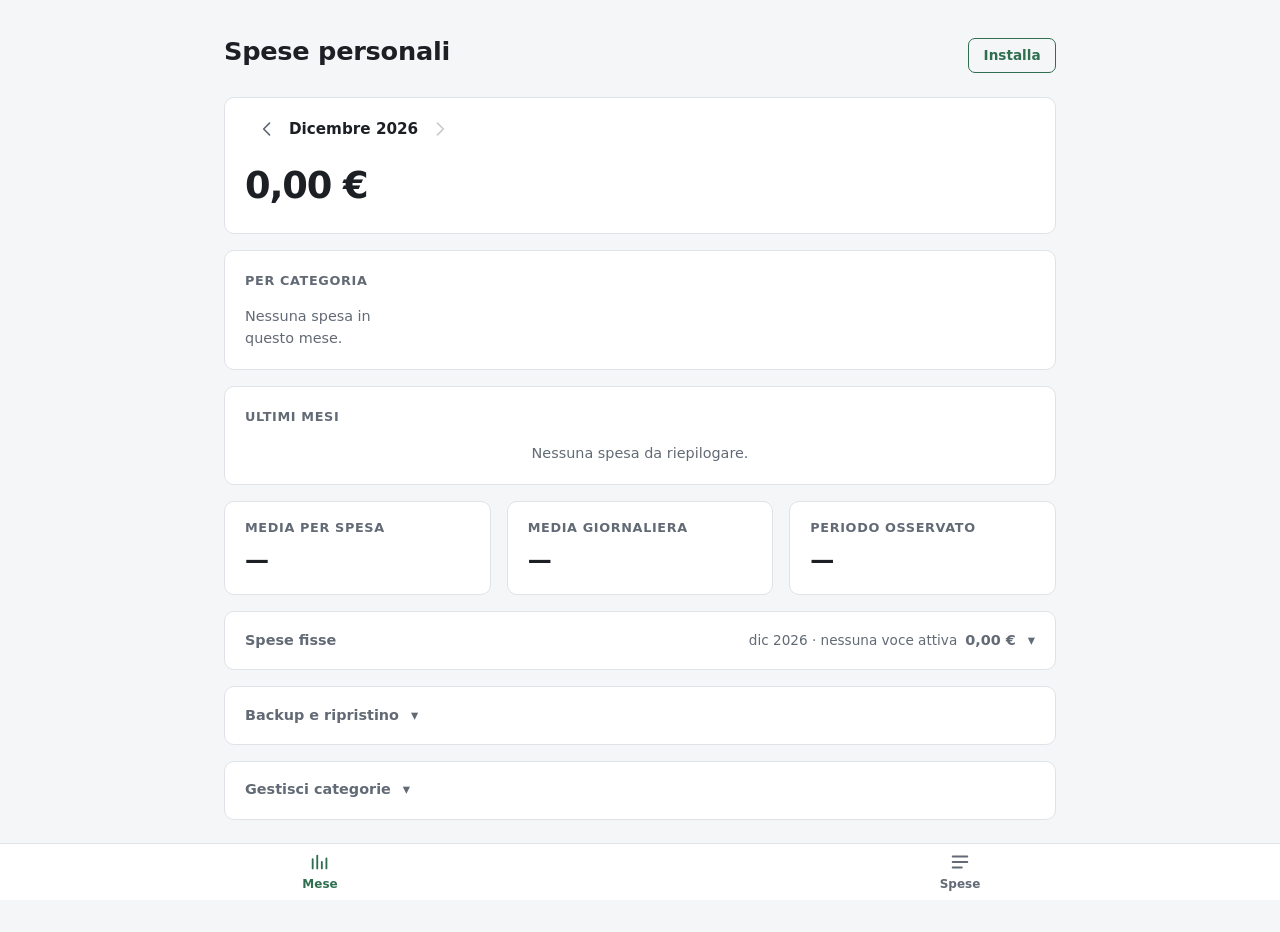
<file: index.html>
<!doctype html>
<html lang="it">
<head>
  <meta charset="utf-8">
  <meta name="viewport" content="width=device-width, initial-scale=1, viewport-fit=cover">
  <title>Spese personali</title>
  <link rel="manifest" href="manifest.webmanifest">
  <meta name="theme-color" content="#2f6f4f">
  <link rel="icon" href="icona-192.png" type="image/png">
  <link rel="apple-touch-icon" href="icona-192.png">
  <link rel="stylesheet" href="style.css">
</head>
<body>
  <main>
    <header class="intestazione">
      <h1>Spese personali</h1>
      <button type="button" id="installa" class="installa">Installa</button>
      <p id="istruzioni-installa" class="istruzioni-installa" hidden></p>
    </header>

    <ul id="errori" class="errori" hidden></ul>

    <!-- ================= vista: mese ================= -->
    <section id="vista-mese" class="vista" aria-label="Riepilogo del mese">

      <div class="scheda cruscotto">
        <div class="navigatore-mese">
          <button type="button" id="mese-precedente" class="passo-mese" aria-label="Mese precedente">
            <svg viewBox="0 0 24 24" aria-hidden="true"><path d="m15 5-7 7 7 7"/></svg>
          </button>
          <p id="mese-corrente" class="etichetta-mese-grande">—</p>
          <button type="button" id="mese-successivo" class="passo-mese" aria-label="Mese successivo">
            <svg viewBox="0 0 24 24" aria-hidden="true"><path d="m9 5 7 7-7 7"/></svg>
          </button>
        </div>
        <p class="totale-grande"><strong id="totale-mese">—</strong></p>
        <p id="scomposizione" class="scomposizione"></p>
      </div>

      <div class="scheda grafico">
        <h2>Per categoria</h2>
        <div id="pila-categorie" class="pila" role="img" aria-label="Ripartizione per categoria"></div>
        <ul id="grafico-categorie" class="barre"></ul>
      </div>

      <div class="scheda grafico">
        <h2>Ultimi mesi</h2>
        <div class="area-colonne">
          <ul id="grafico-mesi" class="colonne"></ul>
        </div>
      </div>

      <div class="kpi">
        <div class="scheda tessera">
          <span class="etichetta-kpi">Media per spesa</span>
          <strong id="kpi-media" class="valore-kpi">—</strong>
        </div>
        <div class="scheda tessera">
          <span class="etichetta-kpi">Media giornaliera</span>
          <strong id="kpi-giornaliera" class="valore-kpi">—</strong>
        </div>
        <div class="scheda tessera">
          <span class="etichetta-kpi">Periodo osservato</span>
          <strong id="kpi-giorni" class="valore-kpi">—</strong>
        </div>
      </div>

      <details class="scheda gestione fisse">
        <summary>
          <span>Spese fisse</span>
          <span class="riassunto-summary">
            <span id="fisse-mese-etichetta" class="etichetta-mese"></span>
            <strong id="fisse-mese-totale">—</strong>
          </span>
        </summary>
        <p class="nota-fisse">
          Canoni che si ripetono ogni mese. Non compaiono nell'elenco delle spese:
          formano la base su cui si sommano le spese occasionali.
        </p>

        <form id="form-fissa" class="griglia-fissa" novalidate>
          <div class="campo campo-largo">
            <label for="fissa-descrizione">Descrizione</label>
            <input type="text" id="fissa-descrizione" name="descrizione" maxlength="200" placeholder="es. Condominio ordinario">
          </div>
          <div class="campo">
            <label for="fissa-importo">Importo mensile (€)</label>
            <input type="number" id="fissa-importo" name="importo" step="0.01" min="0.01" inputmode="decimal" placeholder="0,00">
          </div>
          <div class="campo">
            <label for="fissa-categoria">Categoria</label>
            <select id="fissa-categoria" name="categoria"></select>
          </div>
          <div class="campo">
            <label for="fissa-inizio">Dal mese</label>
            <input type="month" id="fissa-inizio" name="inizio">
          </div>
          <div class="campo">
            <label for="fissa-fine">Fino al mese</label>
            <input type="month" id="fissa-fine" name="fine" placeholder="facoltativo">
          </div>
          <div class="azioni-form">
            <button type="submit" id="fissa-invia">Aggiungi spesa fissa</button>
            <button type="button" id="fissa-annulla" class="secondario" hidden>Annulla</button>
          </div>
        </form>

        <ul id="elenco-fisse" class="elenco-fisse"></ul>
      </details>

      <details class="scheda gestione">
        <summary><span>Backup e ripristino</span></summary>
        <p class="nota-backup">
          I dati stanno solo su questo dispositivo: se svuoti i dati del browser
          o cambi telefono, spariscono. Il backup è l'unico modo per riaverli.
        </p>
        <div class="riga-backup">
          <button type="button" id="scarica-backup">Scarica backup</button>
          <label class="ripristina">
            <span>Ripristina da backup</span>
            <input type="file" id="carica-backup" accept="application/json,.json">
          </label>
        </div>
        <p class="nota-backup avviso">
          Il ripristino <strong>sostituisce</strong> tutto ciò che è registrato ora.
        </p>
      </details>

      <details class="scheda gestione">
        <summary><span>Gestisci categorie</span></summary>
        <form id="form-categoria" class="riga-aggiunta" novalidate>
          <label for="nuova-categoria" class="etichetta-nascosta">Nuova categoria</label>
          <input type="text" id="nuova-categoria" name="nome" maxlength="40" placeholder="Nome della nuova categoria">
          <button type="submit">Aggiungi</button>
        </form>
        <ul id="elenco-categorie" class="elenco-categorie"></ul>
      </details>
    </section>

    <!-- ================= vista: spese ================= -->
    <section id="vista-spese" class="vista" aria-label="Elenco delle spese">

      <div class="testa-elenco">
        <p class="totale">Totale <strong id="totale">—</strong> <span id="conteggio" class="conteggio"></span></p>
        <div class="ordinamento" role="group" aria-label="Ordina l'elenco">
          <button type="button" class="ordina" id="ordina-data" data-campo="data">
            <span>Data</span>
            <span class="freccia" aria-hidden="true"></span>
          </button>
          <button type="button" class="ordina" id="ordina-importo" data-campo="importo">
            <span>Importo</span>
            <span class="freccia" aria-hidden="true"></span>
          </button>
        </div>
        <div class="chips" id="chips">
          <button type="button" class="chip" data-periodo="mese">Questo mese</button>
          <button type="button" class="chip" data-periodo="mese-scorso">Mese scorso</button>
          <button type="button" class="chip" data-periodo="anno">Quest'anno</button>
          <button type="button" class="chip chip-filtri" id="apri-filtri" aria-expanded="false" aria-controls="pannello-filtri">
            <svg viewBox="0 0 24 24" aria-hidden="true"><path d="M3 5h18M6 12h12M10 19h4"/></svg>
            <span>Filtri</span>
            <span id="conta-filtri" class="pallino" hidden></span>
          </button>
        </div>
      </div>

      <section id="pannello-filtri" class="scheda filtri" aria-label="Filtri" hidden>
        <div class="campo">
          <label for="filtro-da">Dal</label>
          <input type="date" id="filtro-da">
        </div>
        <div class="campo">
          <label for="filtro-a">Al</label>
          <input type="date" id="filtro-a">
        </div>
        <div class="campo">
          <label for="filtro-categoria">Categoria</label>
          <select id="filtro-categoria"></select>
        </div>
        <div class="campo campo-largo">
          <label for="filtro-testo">Cerca nella descrizione</label>
          <input type="search" id="filtro-testo" placeholder="es. supermercato">
        </div>
        <label class="interruttore campo-largo">
          <input type="checkbox" id="includi-fisse" checked>
          <span>Includi le spese fisse nei totali</span>
        </label>
        <div class="scorciatoie">
          <button type="button" data-periodo="azzera">Azzera filtri</button>
        </div>
        <div id="esportazioni" class="esportazioni">
          <button type="button" id="esporta-excel" class="esporta">Esporta per Excel</button>
          <button type="button" id="esporta-standard" class="esporta">Esporta CSV standard</button>
        </div>
      </section>

      <form id="form-spesa" class="scheda foglio-nuova" novalidate hidden>
        <p id="titolo-form" class="titolo-form">Nuova spesa</p>
        <div class="campo campo-importo">
          <label for="importo">Importo (€)</label>
          <input type="number" id="importo" name="importo" step="0.01" min="0.01" inputmode="decimal" placeholder="0,00" required>
        </div>
        <div class="campo">
          <label for="data">Data</label>
          <input type="date" id="data" name="data" required>
        </div>
        <div class="campo">
          <label for="categoria">Categoria</label>
          <select id="categoria" name="categoria" required></select>
        </div>
        <div class="campo campo-largo">
          <label for="descrizione">Descrizione</label>
          <input type="text" id="descrizione" name="descrizione" maxlength="200" placeholder="facoltativa">
        </div>
        <div class="azioni-form">
          <button type="submit" id="bottone-invia">Aggiungi spesa</button>
          <button type="button" id="bottone-annulla" class="secondario">Annulla</button>
        </div>
      </form>

      <ul id="elenco-spese" class="elenco-spese"></ul>
      <p id="vuoto" class="vuoto" hidden>Nessuna spesa registrata finora.</p>
    </section>
  </main>

  <div class="barra-azione">
    <button type="button" id="apri-nuova" class="principale">
      <svg viewBox="0 0 24 24" aria-hidden="true"><path d="M12 5v14M5 12h14"/></svg>
      Aggiungi spesa
    </button>
  </div>

  <nav class="barra-inferiore" aria-label="Sezioni">
    <button type="button" class="voce-nav" data-vista="mese" aria-current="page">
      <svg viewBox="0 0 24 24" aria-hidden="true"><path d="M4 19V9m5 10V5m5 14v-7m5 7V8"/></svg>
      <span>Mese</span>
    </button>
    <button type="button" class="voce-nav" data-vista="spese">
      <svg viewBox="0 0 24 24" aria-hidden="true"><path d="M4 6h16M4 12h16M4 18h10"/></svg>
      <span>Spese</span>
    </button>
  </nav>

  <dialog id="dialogo-conferma">
    <form method="dialog">
      <h2 id="titolo-conferma">Eliminare la spesa?</h2>
      <p id="dettaglio-conferma"></p>
      <div class="azioni-dialogo">
        <button value="annulla" class="secondario">Annulla</button>
        <button value="conferma" class="distruttivo">Elimina</button>
      </div>
    </form>
  </dialog>

  <script type="module" src="app.js"></script>
</body>
</html>
</file>
<file: style.css>
:root {
  --sfondo: #f5f6f8;
  --superficie: #ffffff;
  --testo: #1c1f24;
  --testo-tenue: #626a75;
  --bordo: #dfe3e8;
  --accento: #2f6f4f;
  --accento-testo: #ffffff;
  --errore: #a4262c;
  --errore-sfondo: #fdf2f2;

  /* Colori delle categorie, assegnati in ordine fisso e mai ciclati.
     Verificati per il daltonismo su entrambi i fondali: la coppia adiacente
     peggiore resta sopra le soglie in chiaro e in scuro. Oltre la sesta
     categoria si usa --cat-oltre, un neutro, invece di inventare tinte. */
  --cat-1: #2a78d6;
  --cat-2: #eb6834;
  --cat-3: #1baf7a;
  --cat-4: #eda100;
  --cat-5: #e87ba4;
  --cat-6: #008300;
  --cat-oltre: #8b93a1;
}

@media (prefers-color-scheme: dark) {
  :root {
    --sfondo: #16181c;
    --superficie: #1e2126;
    --testo: #e8eaed;
    --testo-tenue: #a0a7b4;
    --bordo: #333840;
    --accento: #4c9e73;
    --accento-testo: #10130f;
    --errore: #f28b82;
    --errore-sfondo: #2a1d1d;

    --cat-1: #3987e5;
    --cat-2: #d95926;
    --cat-3: #199e70;
    --cat-4: #c98500;
    --cat-5: #d55181;
    --cat-6: #008300;
    --cat-oltre: #78808d;
  }
}

* {
  box-sizing: border-box;
}

/* Diversi contenitori qui sotto dichiarano display: grid o flex, che da soli
   vincono sull'attributo hidden e lascerebbero aperti pannelli chiusi. */
[hidden] {
  display: none !important;
}

body {
  margin: 0;
  /* Lo spazio in basso lascia passare la barra di navigazione e quella
     d'azione, entrambe fisse: senza, l'ultima spesa resta sotto. */
  padding: 1rem 0.9rem calc(9.5rem + env(safe-area-inset-bottom));
  background: var(--sfondo);
  color: var(--testo);
  font: 16px/1.5 system-ui, -apple-system, "Segoe UI", sans-serif;
}

main {
  max-width: 52rem;
  margin: 0 auto;
  display: flex;
  flex-direction: column;
  gap: 1rem;
}

.vista {
  display: none;
  flex-direction: column;
  gap: 1rem;
}

.vista.attiva {
  display: flex;
}

@media (min-width: 40rem) {
  body {
    padding: 2rem 1rem calc(7rem + env(safe-area-inset-bottom));
  }

  main {
    gap: 1.5rem;
  }
}

.intestazione {
  display: flex;
  flex-wrap: wrap;
  align-items: baseline;
  justify-content: space-between;
  gap: 0.5rem;
}

h1 {
  margin: 0;
  font-size: 1.6rem;
  letter-spacing: -0.01em;
}

.istruzioni-installa {
  width: 100%;
  margin: 0.4rem 0 0;
  padding: 0.6rem 0.8rem;
  border: 1px solid var(--bordo);
  border-radius: 7px;
  color: var(--testo-tenue);
  font-size: 0.85rem;
}

.installa {
  padding: 0.4rem 0.9rem;
  border: 1px solid var(--accento);
  background: transparent;
  color: var(--accento);
  font-size: 0.85rem;
  font-weight: 600;
}

.installa:hover {
  background: var(--accento);
  color: var(--accento-testo);
  filter: none;
}

.totale {
  margin: 0;
  color: var(--testo-tenue);
  font-size: 0.95rem;
}

.totale strong {
  color: var(--testo);
  font-size: 1.3rem;
  font-variant-numeric: tabular-nums;
}

.scheda {
  background: var(--superficie);
  border: 1px solid var(--bordo);
  border-radius: 10px;
}

form.scheda {
  display: grid;
  grid-template-columns: repeat(auto-fit, minmax(11rem, 1fr));
  gap: 1rem;
  align-items: end;
  padding: 1.25rem;
}

.campo {
  display: flex;
  flex-direction: column;
  gap: 0.35rem;
  min-width: 0;
}

.campo-largo {
  grid-column: 1 / -1;
}

label {
  color: var(--testo-tenue);
  font-size: 0.85rem;
  font-weight: 500;
}

input,
select {
  width: 100%;
  padding: 0.55rem 0.65rem;
  border: 1px solid var(--bordo);
  border-radius: 7px;
  background: var(--sfondo);
  color: var(--testo);
  font: inherit;
  font-size: 0.95rem;
}

input:focus-visible,
select:focus-visible,
button:focus-visible {
  outline: 2px solid var(--accento);
  outline-offset: 2px;
}

.titolo-form {
  grid-column: 1 / -1;
  margin: 0;
  font-size: 0.8rem;
  font-weight: 600;
  text-transform: uppercase;
  letter-spacing: 0.05em;
  color: var(--testo-tenue);
}

.azioni-form {
  grid-column: 1 / -1;
  display: flex;
  gap: 0.6rem;
}

button {
  border: none;
  border-radius: 7px;
  font: inherit;
  cursor: pointer;
}

.azioni-form button {
  padding: 0.6rem 1.4rem;
  background: var(--accento);
  color: var(--accento-testo);
  font-weight: 600;
}

.azioni-form .secondario {
  background: transparent;
  border: 1px solid var(--bordo);
  color: var(--testo-tenue);
  font-weight: 500;
}

button:hover {
  filter: brightness(1.08);
}

.minimo {
  padding: 0.3rem 0.6rem;
  background: transparent;
  color: var(--testo-tenue);
  font-size: 0.85rem;
  text-decoration: underline;
  text-underline-offset: 2px;
}

.minimo:hover {
  color: var(--testo);
  filter: none;
}

.minimo.pericolo:hover {
  color: var(--errore);
}

.in-modifica {
  background: color-mix(in srgb, var(--accento) 12%, transparent);
}

.riepilogo {
  display: flex;
  flex-direction: column;
  gap: 1rem;
}

.kpi,
.grafici {
  display: grid;
  gap: 1rem;
}

.kpi {
  grid-template-columns: repeat(auto-fit, minmax(10rem, 1fr));
}

.grafici {
  grid-template-columns: repeat(auto-fit, minmax(19rem, 1fr));
}

.tessera {
  display: flex;
  flex-direction: column;
  gap: 0.3rem;
  padding: 1rem 1.25rem;
}

.etichetta-kpi {
  color: var(--testo-tenue);
  font-size: 0.8rem;
  font-weight: 600;
  text-transform: uppercase;
  letter-spacing: 0.05em;
}

.valore-kpi {
  font-size: 1.5rem;
}

.grafico {
  padding: 1.25rem;
}

.grafico h2 {
  margin: 0 0 1rem;
  color: var(--testo-tenue);
  font-size: 0.8rem;
  font-weight: 600;
  text-transform: uppercase;
  letter-spacing: 0.05em;
}

.barre {
  display: flex;
  flex-direction: column;
  gap: 0.7rem;
  margin: 0;
  padding: 0;
  list-style: none;
}

.barre li {
  display: grid;
  grid-template-columns: minmax(5rem, 8rem) 1fr auto;
  align-items: center;
  gap: 0.75rem;
  font-size: 0.9rem;
}

.etichetta-barra {
  overflow: hidden;
  text-overflow: ellipsis;
  white-space: nowrap;
}

.traccia {
  height: 10px;
  border-radius: 5px;
  background: var(--sfondo);
}

.riempimento {
  display: block;
  height: 100%;
  min-width: 3px;
  border-radius: 5px;
  background: var(--accento);
}

.valore-barra {
  color: var(--testo-tenue);
  font-variant-numeric: tabular-nums;
  white-space: nowrap;
}

.area-colonne {
  overflow-x: auto;
}

.colonne {
  display: flex;
  align-items: flex-end;
  gap: 0.75rem;
  margin: 0;
  padding: 0;
  list-style: none;
}

.colonne li {
  display: flex;
  flex: 1;
  flex-direction: column;
  align-items: center;
  gap: 0.4rem;
  min-width: 4.5rem;
}

.valore-colonna {
  color: var(--testo-tenue);
  font-size: 0.8rem;
  font-variant-numeric: tabular-nums;
  white-space: nowrap;
}

.contenitore-asta {
  display: flex;
  align-items: flex-end;
  width: 100%;
  height: 120px;
  border-bottom: 1px solid var(--bordo);
}

.asta {
  width: 100%;
  min-height: 3px;
  border-radius: 4px 4px 0 0;
  background: var(--accento);
}

.etichetta-colonna {
  color: var(--testo-tenue);
  font-size: 0.8rem;
  white-space: nowrap;
}

.senza-dati {
  color: var(--testo-tenue);
  font-size: 0.9rem;
}

.filtri {
  display: grid;
  grid-template-columns: repeat(auto-fit, minmax(11rem, 1fr));
  gap: 1rem;
  align-items: end;
  padding: 1.25rem;
}

.scorciatoie {
  grid-column: 1 / -1;
  display: flex;
  flex-wrap: wrap;
  gap: 0.5rem;
}

.scorciatoie button {
  padding: 0.4rem 0.85rem;
  border: 1px solid var(--bordo);
  background: transparent;
  color: var(--testo-tenue);
  font-size: 0.85rem;
}

.scorciatoie button:hover {
  border-color: var(--accento);
  color: var(--testo);
  filter: none;
}

.scomposizione {
  width: 100%;
  margin: 0.2rem 0 0;
  color: var(--testo-tenue);
  font-size: 0.85rem;
  text-align: right;
}

.interruttore {
  display: flex;
  align-items: center;
  gap: 0.5rem;
  color: var(--testo);
  font-size: 0.9rem;
  cursor: pointer;
}

.interruttore input {
  width: auto;
  accent-color: var(--accento);
}

.fisse {
  display: grid;
  gap: 1rem;
  padding: 1.25rem;
}

.testa-fisse {
  display: flex;
  flex-wrap: wrap;
  align-items: baseline;
  justify-content: space-between;
  gap: 0.5rem 1rem;
}

.contatore-mese {
  margin: 0;
  display: flex;
  align-items: baseline;
  gap: 0.5rem;
}

.etichetta-mese {
  color: var(--testo-tenue);
  font-size: 0.85rem;
}

.contatore-mese strong {
  font-size: 1.2rem;
  font-variant-numeric: tabular-nums;
}

.nota-fisse {
  margin: -0.6rem 0 0;
  color: var(--testo-tenue);
  font-size: 0.85rem;
}

.griglia-fissa {
  display: grid;
  grid-template-columns: repeat(auto-fit, minmax(11rem, 1fr));
  gap: 1rem;
  align-items: end;
}

.elenco-fisse {
  display: flex;
  flex-direction: column;
  gap: 0.5rem;
  margin: 0;
  padding: 0;
  list-style: none;
}

.elenco-fisse > li {
  padding-top: 0.6rem;
  border-top: 1px solid var(--bordo);
}

.riga-fissa {
  display: flex;
  flex-wrap: wrap;
  align-items: baseline;
  gap: 0.5rem 0.75rem;
}

.nome-fissa {
  font-weight: 600;
}

.dettaglio-fissa {
  flex: 1;
  color: var(--testo-tenue);
  font-size: 0.85rem;
}

.eccezioni {
  margin: 0.4rem 0 0;
  padding: 0 0 0 1rem;
  list-style: none;
}

.eccezioni li {
  display: flex;
  align-items: center;
  gap: 0.5rem;
  color: var(--testo-tenue);
  font-size: 0.85rem;
}

.modulo-eccezione {
  display: flex;
  flex-wrap: wrap;
  align-items: center;
  gap: 0.5rem;
  margin-top: 0.5rem;
}

.campo-eccezione {
  width: auto;
  flex: 0 1 11rem;
}

.esportazioni {
  grid-column: 1 / -1;
  display: flex;
  flex-wrap: wrap;
  gap: 0.5rem;
}

.esporta {
  padding: 0.4rem 0.85rem;
  border: 1px solid var(--bordo);
  border-radius: 7px;
  color: var(--testo-tenue);
  font-size: 0.85rem;
  text-decoration: none;
}

.esporta:hover {
  border-color: var(--accento);
  color: var(--testo);
}

.esporta:focus-visible {
  outline: 2px solid var(--accento);
  outline-offset: 2px;
}

.conteggio {
  color: var(--testo-tenue);
  font-size: 0.85rem;
}

.gestione {
  padding: 0.5rem 1.25rem;
}

.gestione summary {
  padding: 0.6rem 0;
  color: var(--testo-tenue);
  font-size: 0.9rem;
  font-weight: 600;
  cursor: pointer;
}

.gestione summary:hover {
  color: var(--testo);
}

.nota-backup {
  margin: 0 0 0.75rem;
  color: var(--testo-tenue);
  font-size: 0.85rem;
}

.nota-backup.avviso {
  margin: 0.75rem 0 1rem;
}

.nota-backup.avviso strong {
  color: var(--errore);
}

.riga-backup {
  display: flex;
  flex-wrap: wrap;
  gap: 0.6rem;
}

.riga-backup button,
.ripristina span {
  display: inline-block;
  padding: 0.55rem 1.1rem;
  border: 1px solid var(--bordo);
  border-radius: 7px;
  color: var(--testo-tenue);
  font-size: 0.9rem;
  font-weight: 600;
  cursor: pointer;
}

.riga-backup button {
  background: var(--accento);
  border-color: var(--accento);
  color: var(--accento-testo);
}

.ripristina span:hover,
.riga-backup button:hover {
  filter: brightness(1.08);
}

.ripristina input {
  position: absolute;
  width: 1px;
  height: 1px;
  overflow: hidden;
  clip-path: inset(50%);
}

.ripristina:focus-within span {
  outline: 2px solid var(--accento);
  outline-offset: 2px;
}

.riga-aggiunta {
  display: flex;
  gap: 0.6rem;
  margin: 0.5rem 0 1rem;
}

.riga-aggiunta button {
  padding: 0.55rem 1.1rem;
  background: var(--accento);
  color: var(--accento-testo);
  font-weight: 600;
  white-space: nowrap;
}

.elenco-categorie {
  margin: 0 0 1rem;
  padding: 0;
  list-style: none;
}

.elenco-categorie li {
  display: flex;
  align-items: center;
  gap: 0.75rem;
  padding: 0.5rem 0;
  border-top: 1px solid var(--bordo);
}

.nome-categoria {
  flex: 1;
  min-width: 0;
}

.usi-categoria {
  color: var(--testo-tenue);
  font-size: 0.85rem;
}

.campo-rinomina {
  flex: 1;
  min-width: 0;
  width: auto;
}

dialog {
  max-width: 26rem;
  padding: 1.5rem;
  border: 1px solid var(--bordo);
  border-radius: 12px;
  background: var(--superficie);
  color: var(--testo);
}

dialog::backdrop {
  background: rgb(0 0 0 / 0.5);
}

dialog h2 {
  margin: 0 0 0.5rem;
  font-size: 1.1rem;
}

dialog p {
  margin: 0 0 1.25rem;
  color: var(--testo-tenue);
  font-size: 0.95rem;
}

.azioni-dialogo {
  display: flex;
  justify-content: flex-end;
  gap: 0.6rem;
}

.azioni-dialogo button {
  padding: 0.55rem 1.1rem;
  font-weight: 600;
}

.azioni-dialogo .secondario {
  background: transparent;
  border: 1px solid var(--bordo);
  color: var(--testo-tenue);
  font-weight: 500;
}

.azioni-dialogo .distruttivo {
  background: var(--errore);
  color: var(--superficie);
}

.etichetta-nascosta {
  position: absolute;
  width: 1px;
  height: 1px;
  overflow: hidden;
  clip-path: inset(50%);
  white-space: nowrap;
}

.errori {
  margin: 0;
  padding: 0.85rem 1rem 0.85rem 2.2rem;
  border: 1px solid var(--errore);
  border-radius: 10px;
  background: var(--errore-sfondo);
  color: var(--errore);
  font-size: 0.9rem;
}

.num {
  text-align: right;
  font-variant-numeric: tabular-nums;
}

.vuoto {
  margin: 0;
  padding: 2rem;
  border: 1px dashed var(--bordo);
  border-radius: 10px;
  color: var(--testo-tenue);
  text-align: center;
}

/* ======================================================================
   Navigazione fra le due viste
   ====================================================================== */

.barra-inferiore {
  position: fixed;
  inset: auto 0 0 0;
  z-index: 20;
  display: grid;
  grid-template-columns: repeat(2, 1fr);
  padding-bottom: env(safe-area-inset-bottom);
  border-top: 1px solid var(--bordo);
  background: var(--superficie);
}

.voce-nav {
  display: flex;
  flex-direction: column;
  align-items: center;
  justify-content: center;
  gap: 0.15rem;
  min-height: 56px;
  padding: 0.4rem;
  background: transparent;
  color: var(--testo-tenue);
  font-size: 0.75rem;
  font-weight: 600;
}

.voce-nav svg {
  width: 22px;
  height: 22px;
  fill: none;
  stroke: currentColor;
  stroke-width: 2;
  stroke-linecap: round;
  stroke-linejoin: round;
}

.voce-nav[aria-current="page"] {
  color: var(--accento);
}

.voce-nav:hover {
  filter: none;
  color: var(--testo);
}

/* La barra d'azione sta sopra la navigazione e appare solo nella
   vista dell'elenco: l'inserimento resta a portata di pollice. */
.barra-azione {
  position: fixed;
  inset: auto 0 calc(56px + env(safe-area-inset-bottom)) 0;
  z-index: 19;
  display: none;
  padding: 0.7rem 0.9rem;
  background: linear-gradient(to top, var(--sfondo) 65%, transparent);
}

body[data-vista="spese"] .barra-azione {
  display: block;
}

.barra-azione .principale {
  display: flex;
  align-items: center;
  justify-content: center;
  gap: 0.5rem;
  width: 100%;
  max-width: 52rem;
  margin: 0 auto;
  min-height: 50px;
  border-radius: 10px;
  background: var(--accento);
  color: var(--accento-testo);
  font-size: 1rem;
  font-weight: 600;
}

.barra-azione svg {
  width: 20px;
  height: 20px;
  fill: none;
  stroke: currentColor;
  stroke-width: 2.2;
  stroke-linecap: round;
}

/* ======================================================================
   Vista mese: cruscotto
   ====================================================================== */

.cruscotto {
  padding: 0.6rem 1.25rem 1.25rem;
  text-align: center;
}

.navigatore-mese {
  display: grid;
  grid-template-columns: 44px 1fr 44px;
  align-items: center;
}

.passo-mese {
  display: grid;
  place-items: center;
  width: 44px;
  height: 44px;
  background: transparent;
  color: var(--testo-tenue);
}

.passo-mese svg {
  width: 20px;
  height: 20px;
  fill: none;
  stroke: currentColor;
  stroke-width: 2;
  stroke-linecap: round;
  stroke-linejoin: round;
}

.passo-mese:hover {
  filter: none;
  color: var(--testo);
}

.passo-mese[disabled] {
  opacity: 0.35;
  cursor: default;
}

.etichetta-mese-grande {
  margin: 0;
  font-size: 0.95rem;
  font-weight: 600;
}

.totale-grande {
  margin: 0.4rem 0 0;
}

.totale-grande strong {
  font-size: 2.3rem;
  font-weight: 700;
  letter-spacing: -0.03em;
  font-variant-numeric: tabular-nums;
}

/* Barra impilata: 2px di stacco fra i segmenti, così restano
   distinguibili anche quando due categorie hanno colori vicini. */
.pila {
  display: flex;
  gap: 2px;
  height: 12px;
  margin-bottom: 0.9rem;
  border-radius: 6px;
  overflow: hidden;
}

.pila span {
  display: block;
  min-width: 3px;
}

.pila:empty {
  display: none;
}

.punto {
  width: 9px;
  height: 9px;
  border-radius: 50%;
  flex: none;
}

/* ======================================================================
   Vista spese: testa, chip, elenco
   ====================================================================== */

.testa-elenco {
  display: flex;
  flex-direction: column;
  gap: 0.7rem;
}

.chips {
  display: flex;
  flex-wrap: wrap;
  gap: 0.4rem;
}

.ordinamento {
  display: flex;
  gap: 0.4rem;
}

.ordina {
  display: inline-flex;
  align-items: center;
  gap: 0.3rem;
  min-height: 34px;
  padding: 0 0.65rem;
  border: 1px solid var(--bordo);
  border-radius: 8px;
  background: transparent;
  color: var(--testo-tenue);
  font-size: 0.8rem;
  font-weight: 600;
  letter-spacing: 0.02em;
  text-transform: uppercase;
}

.ordina:hover {
  filter: none;
  border-color: var(--accento);
  color: var(--testo);
}

.ordina.attivo {
  border-color: var(--accento);
  color: var(--accento);
}

.ordina .freccia {
  font-size: 0.75rem;
  width: 0.7em;
  display: inline-block;
}

.chip {
  display: inline-flex;
  align-items: center;
  gap: 0.35rem;
  min-height: 38px;
  padding: 0 0.75rem;
  border: 1px solid var(--bordo);
  border-radius: 19px;
  background: var(--superficie);
  color: var(--testo);
  font-size: 0.85rem;
}

.chip:hover {
  filter: none;
  border-color: var(--accento);
}

.chip[aria-pressed="true"],
.chip[aria-expanded="true"] {
  border-color: var(--accento);
  color: var(--accento);
}

.chip svg {
  width: 15px;
  height: 15px;
  fill: none;
  stroke: currentColor;
  stroke-width: 2;
  stroke-linecap: round;
}

.pallino {
  width: 7px;
  height: 7px;
  border-radius: 50%;
  background: var(--accento);
}

.elenco-spese {
  display: flex;
  flex-direction: column;
  margin: 0;
  padding: 0;
  list-style: none;
}

.giorno {
  padding: 1rem 0.2rem 0.4rem;
  color: var(--testo-tenue);
  font-size: 0.75rem;
  font-weight: 600;
  letter-spacing: 0.08em;
  text-transform: uppercase;
}

.spesa {
  display: grid;
  grid-template-columns: 9px 1fr auto;
  align-items: center;
  gap: 0.7rem;
  padding: 0.55rem 0.6rem;
  border-top: 1px solid var(--bordo);
  border-radius: 7px;
}

.spesa:first-of-type {
  border-top: none;
}

.corpo-spesa {
  min-width: 0;
}

.corpo-spesa b {
  display: block;
  font-weight: 500;
  font-size: 1rem;
  overflow: hidden;
  text-overflow: ellipsis;
  white-space: nowrap;
}

.corpo-spesa small {
  display: block;
  color: var(--testo-tenue);
  font-size: 0.8rem;
}

.importo-spesa {
  font-weight: 600;
  font-variant-numeric: tabular-nums;
  white-space: nowrap;
}

/* Le azioni compaiono sotto la spesa toccata: su telefono non c'è
   spazio per tenerle sempre visibili senza sacrificare l'importo. */
.azioni-spesa {
  grid-column: 1 / -1;
  display: none;
  gap: 0.4rem;
  padding-top: 0.5rem;
}

.spesa.aperta .azioni-spesa {
  display: flex;
}

/* ======================================================================
   Foglio di inserimento e filtri
   ====================================================================== */

.foglio-nuova .campo-importo input {
  font-size: 1.6rem;
  font-weight: 600;
  font-variant-numeric: tabular-nums;
  padding: 0.5rem 0.65rem;
}

.riassunto-summary {
  display: flex;
  align-items: baseline;
  gap: 0.5rem;
  margin-left: auto;
}

.riassunto-summary strong {
  font-variant-numeric: tabular-nums;
}

.gestione summary {
  display: flex;
  align-items: baseline;
  gap: 0.75rem;
  list-style: none;
}

.gestione summary::-webkit-details-marker {
  display: none;
}

.gestione summary::after {
  content: "▾";
  order: 3;
  color: var(--testo-tenue);
  transition: transform 0.15s ease;
}

.gestione[open] summary::after {
  transform: rotate(180deg);
}

.fisse {
  display: block;
}

.fisse .griglia-fissa {
  margin-bottom: 1rem;
}

@media (prefers-reduced-motion: reduce) {
  .gestione summary::after {
    transition: none;
  }
}

@media (min-width: 40rem) {
  .cruscotto {
    text-align: left;
  }

  .navigatore-mese {
    justify-content: start;
    grid-template-columns: 44px auto 44px;
  }

  .spesa {
    grid-template-columns: 9px 1fr auto auto;
  }

  .azioni-spesa {
    grid-column: auto;
    display: flex;
    padding-top: 0;
    visibility: hidden;
  }

  .spesa:hover .azioni-spesa,
  .spesa:focus-within .azioni-spesa,
  .spesa.aperta .azioni-spesa {
    visibility: visible;
  }
}

.etichetta-barra {
  display: flex;
  align-items: center;
  gap: 0.45rem;
}

/* Nel cruscotto la scomposizione sta sotto il totale, non a filo destro
   come quando viveva nell'intestazione. */
.cruscotto .scomposizione {
  margin-top: 0.25rem;
  text-align: inherit;
}

/* Sei colonne devono entrare in larghezza su un telefono: senza questo
   il grafico dei mesi torna a chiedere lo scorrimento orizzontale. */
.colonne li {
  min-width: 0;
}

.colonne {
  gap: 0.35rem;
}

.contenitore-asta {
  height: 96px;
}

.valore-colonna {
  font-size: 0.75rem;
  min-height: 1.2em;
}

.etichetta-colonna {
  font-size: 0.7rem;
  overflow: hidden;
  text-overflow: ellipsis;
  max-width: 100%;
}

/* Il mese aperto nel cruscotto è quello che si cerca con l'occhio:
   le altre colonne restano presenti ma arretrate. */
.colonne li:not(.mese-mostrato) .asta {
  opacity: 0.45;
}

.colonne .mese-mostrato .etichetta-colonna {
  color: var(--testo);
  font-weight: 600;
}

@media (min-width: 40rem) {
  .colonne {
    gap: 0.75rem;
  }

  .contenitore-asta {
    height: 120px;
  }
}

/* Tre tessere su una riga anche su telefono: a due colonne la terza
   resterebbe sola in fondo, e il gruppo si leggerebbe come sbilanciato. */
.kpi {
  grid-template-columns: repeat(3, 1fr);
  gap: 0.5rem;
}

.tessera {
  padding: 0.7rem 0.75rem;
  gap: 0.15rem;
}

.etichetta-kpi {
  font-size: 0.65rem;
  letter-spacing: 0.03em;
}

.valore-kpi {
  font-size: 1.05rem;
  font-variant-numeric: tabular-nums;
}

/* Su telefono il riassunto va sotto il titolo: in riga il titolo si spezza. */
.gestione summary {
  flex-wrap: wrap;
}

.riassunto-summary {
  width: 100%;
  margin-left: 0;
  order: 4;
  font-weight: 400;
}

.giorno {
  padding-top: 0.85rem;
}

@media (min-width: 40rem) {
  .kpi {
    grid-template-columns: repeat(auto-fit, minmax(10rem, 1fr));
    gap: 1rem;
  }

  .tessera {
    padding: 1rem 1.25rem;
    gap: 0.3rem;
  }

  .etichetta-kpi {
    font-size: 0.8rem;
    letter-spacing: 0.05em;
  }

  .valore-kpi {
    font-size: 1.5rem;
  }

  .gestione summary {
    flex-wrap: nowrap;
  }

  .riassunto-summary {
    width: auto;
    margin-left: auto;
    order: 2;
  }
}
</file>
